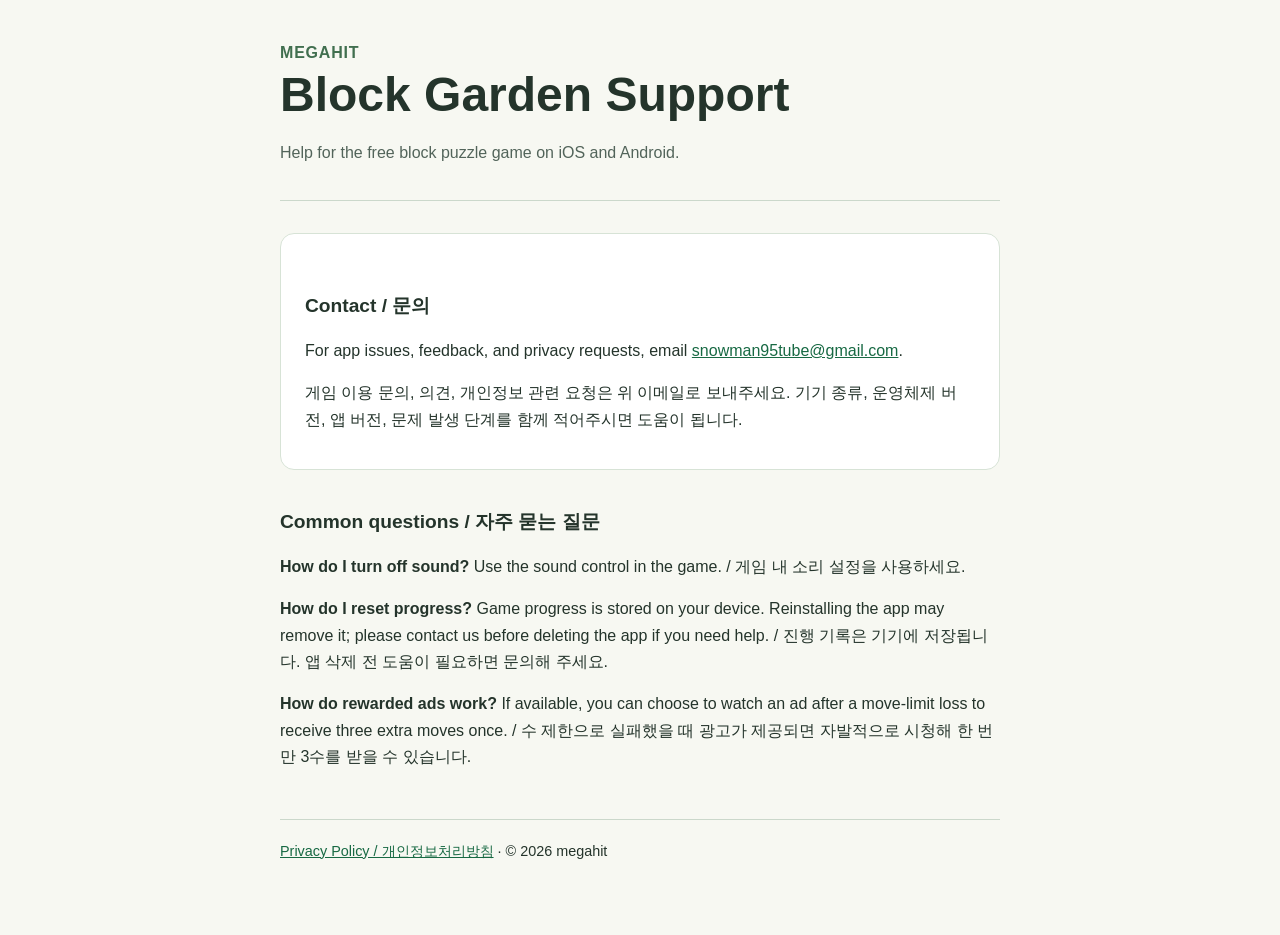
<file: index.html>
<!doctype html>
<html lang="en">
<head>
  <meta charset="utf-8">
  <meta name="viewport" content="width=device-width, initial-scale=1">
  <title>Block Garden Support · megahit</title>
  <meta name="description" content="Support and contact information for Block Garden.">
  <link rel="stylesheet" href="style.css">
</head>
<body>
<main>
  <header><div class="brand">megahit</div><h1>Block Garden Support</h1><p class="subtle">Help for the free block puzzle game on iOS and Android.</p></header>
  <section class="card">
    <h2>Contact / 문의</h2>
    <p>For app issues, feedback, and privacy requests, email <a href="mailto:snowman95tube@gmail.com">snowman95tube@gmail.com</a>.</p>
    <p>게임 이용 문의, 의견, 개인정보 관련 요청은 위 이메일로 보내주세요. 기기 종류, 운영체제 버전, 앱 버전, 문제 발생 단계를 함께 적어주시면 도움이 됩니다.</p>
  </section>
  <h2>Common questions / 자주 묻는 질문</h2>
  <p><strong>How do I turn off sound?</strong> Use the sound control in the game. / 게임 내 소리 설정을 사용하세요.</p>
  <p><strong>How do I reset progress?</strong> Game progress is stored on your device. Reinstalling the app may remove it; please contact us before deleting the app if you need help. / 진행 기록은 기기에 저장됩니다. 앱 삭제 전 도움이 필요하면 문의해 주세요.</p>
  <p><strong>How do rewarded ads work?</strong> If available, you can choose to watch an ad after a move-limit loss to receive three extra moves once. / 수 제한으로 실패했을 때 광고가 제공되면 자발적으로 시청해 한 번만 3수를 받을 수 있습니다.</p>
  <footer><a href="privacy.html">Privacy Policy / 개인정보처리방침</a> · © 2026 megahit</footer>
</main>
</body>
</html>
</file>
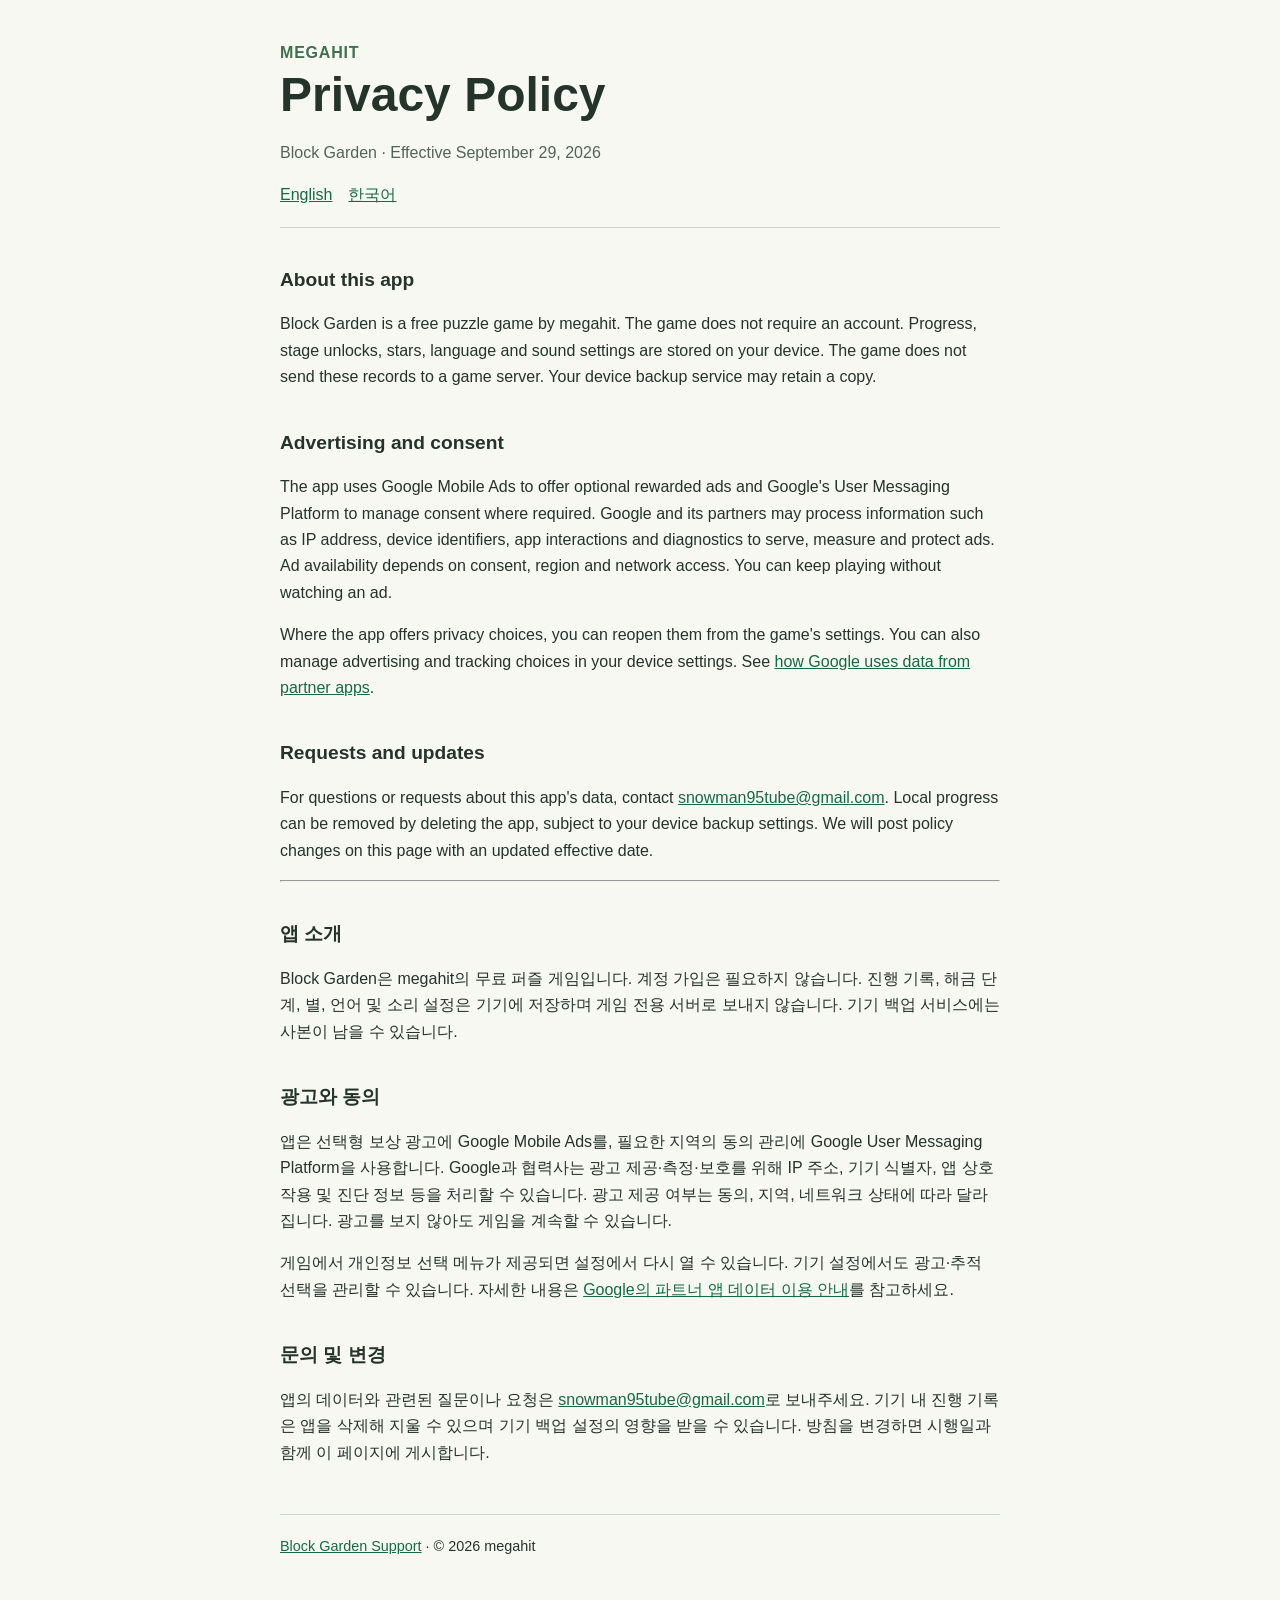
<file: privacy.html>
<!doctype html>
<html lang="en">
<head>
  <meta charset="utf-8">
  <meta name="viewport" content="width=device-width, initial-scale=1">
  <title>Block Garden Privacy Policy · megahit</title>
  <meta name="description" content="Privacy policy for Block Garden.">
  <link rel="stylesheet" href="style.css">
</head>
<body>
<main>
  <header><div class="brand">megahit</div><h1>Privacy Policy</h1><p class="subtle">Block Garden · Effective September 29, 2026</p><nav class="lang"><a href="#english">English</a><a href="#korean">한국어</a></nav></header>
  <section id="english" lang="en">
    <h2>About this app</h2>
    <p>Block Garden is a free puzzle game by megahit. The game does not require an account. Progress, stage unlocks, stars, language and sound settings are stored on your device. The game does not send these records to a game server. Your device backup service may retain a copy.</p>
    <h2>Advertising and consent</h2>
    <p>The app uses Google Mobile Ads to offer optional rewarded ads and Google's User Messaging Platform to manage consent where required. Google and its partners may process information such as IP address, device identifiers, app interactions and diagnostics to serve, measure and protect ads. Ad availability depends on consent, region and network access. You can keep playing without watching an ad.</p>
    <p>Where the app offers privacy choices, you can reopen them from the game's settings. You can also manage advertising and tracking choices in your device settings. See <a href="https://policies.google.com/technologies/partner-sites">how Google uses data from partner apps</a>.</p>
    <h2>Requests and updates</h2>
    <p>For questions or requests about this app's data, contact <a href="mailto:snowman95tube@gmail.com">snowman95tube@gmail.com</a>. Local progress can be removed by deleting the app, subject to your device backup settings. We will post policy changes on this page with an updated effective date.</p>
  </section>
  <hr>
  <section id="korean" lang="ko">
    <h2>앱 소개</h2>
    <p>Block Garden은 megahit의 무료 퍼즐 게임입니다. 계정 가입은 필요하지 않습니다. 진행 기록, 해금 단계, 별, 언어 및 소리 설정은 기기에 저장하며 게임 전용 서버로 보내지 않습니다. 기기 백업 서비스에는 사본이 남을 수 있습니다.</p>
    <h2>광고와 동의</h2>
    <p>앱은 선택형 보상 광고에 Google Mobile Ads를, 필요한 지역의 동의 관리에 Google User Messaging Platform을 사용합니다. Google과 협력사는 광고 제공·측정·보호를 위해 IP 주소, 기기 식별자, 앱 상호작용 및 진단 정보 등을 처리할 수 있습니다. 광고 제공 여부는 동의, 지역, 네트워크 상태에 따라 달라집니다. 광고를 보지 않아도 게임을 계속할 수 있습니다.</p>
    <p>게임에서 개인정보 선택 메뉴가 제공되면 설정에서 다시 열 수 있습니다. 기기 설정에서도 광고·추적 선택을 관리할 수 있습니다. 자세한 내용은 <a href="https://policies.google.com/technologies/partner-sites">Google의 파트너 앱 데이터 이용 안내</a>를 참고하세요.</p>
    <h2>문의 및 변경</h2>
    <p>앱의 데이터와 관련된 질문이나 요청은 <a href="mailto:snowman95tube@gmail.com">snowman95tube@gmail.com</a>로 보내주세요. 기기 내 진행 기록은 앱을 삭제해 지울 수 있으며 기기 백업 설정의 영향을 받을 수 있습니다. 방침을 변경하면 시행일과 함께 이 페이지에 게시합니다.</p>
  </section>
  <footer><a href="index.html">Block Garden Support</a> · © 2026 megahit</footer>
</main>
</body>
</html>
</file>
<file: style.css>
:root { color-scheme: light; font-family: -apple-system, BlinkMacSystemFont, "Segoe UI", sans-serif; background: #f7f8f2; color: #24342b; }
* { box-sizing: border-box; }
body { margin: 0; line-height: 1.65; }
main { max-width: 760px; margin: 0 auto; padding: 40px 20px 72px; }
header { border-bottom: 1px solid #cbd8cb; padding-bottom: 18px; margin-bottom: 32px; }
h1 { margin: 0 0 8px; line-height: 1.2; font-size: clamp(2rem, 6vw, 3rem); }
h2 { margin-top: 36px; font-size: 1.2rem; }
a { color: #176943; }
.brand { color: #416f4f; font-weight: 700; letter-spacing: .05em; text-transform: uppercase; }
.subtle { color: #52645a; }
.card { background: #fff; border: 1px solid #d7e3d6; border-radius: 14px; padding: 20px 24px; margin: 24px 0; }
.lang { display: flex; gap: 16px; flex-wrap: wrap; }
footer { border-top: 1px solid #cbd8cb; margin-top: 48px; padding-top: 20px; font-size: .9rem; }
</file>
